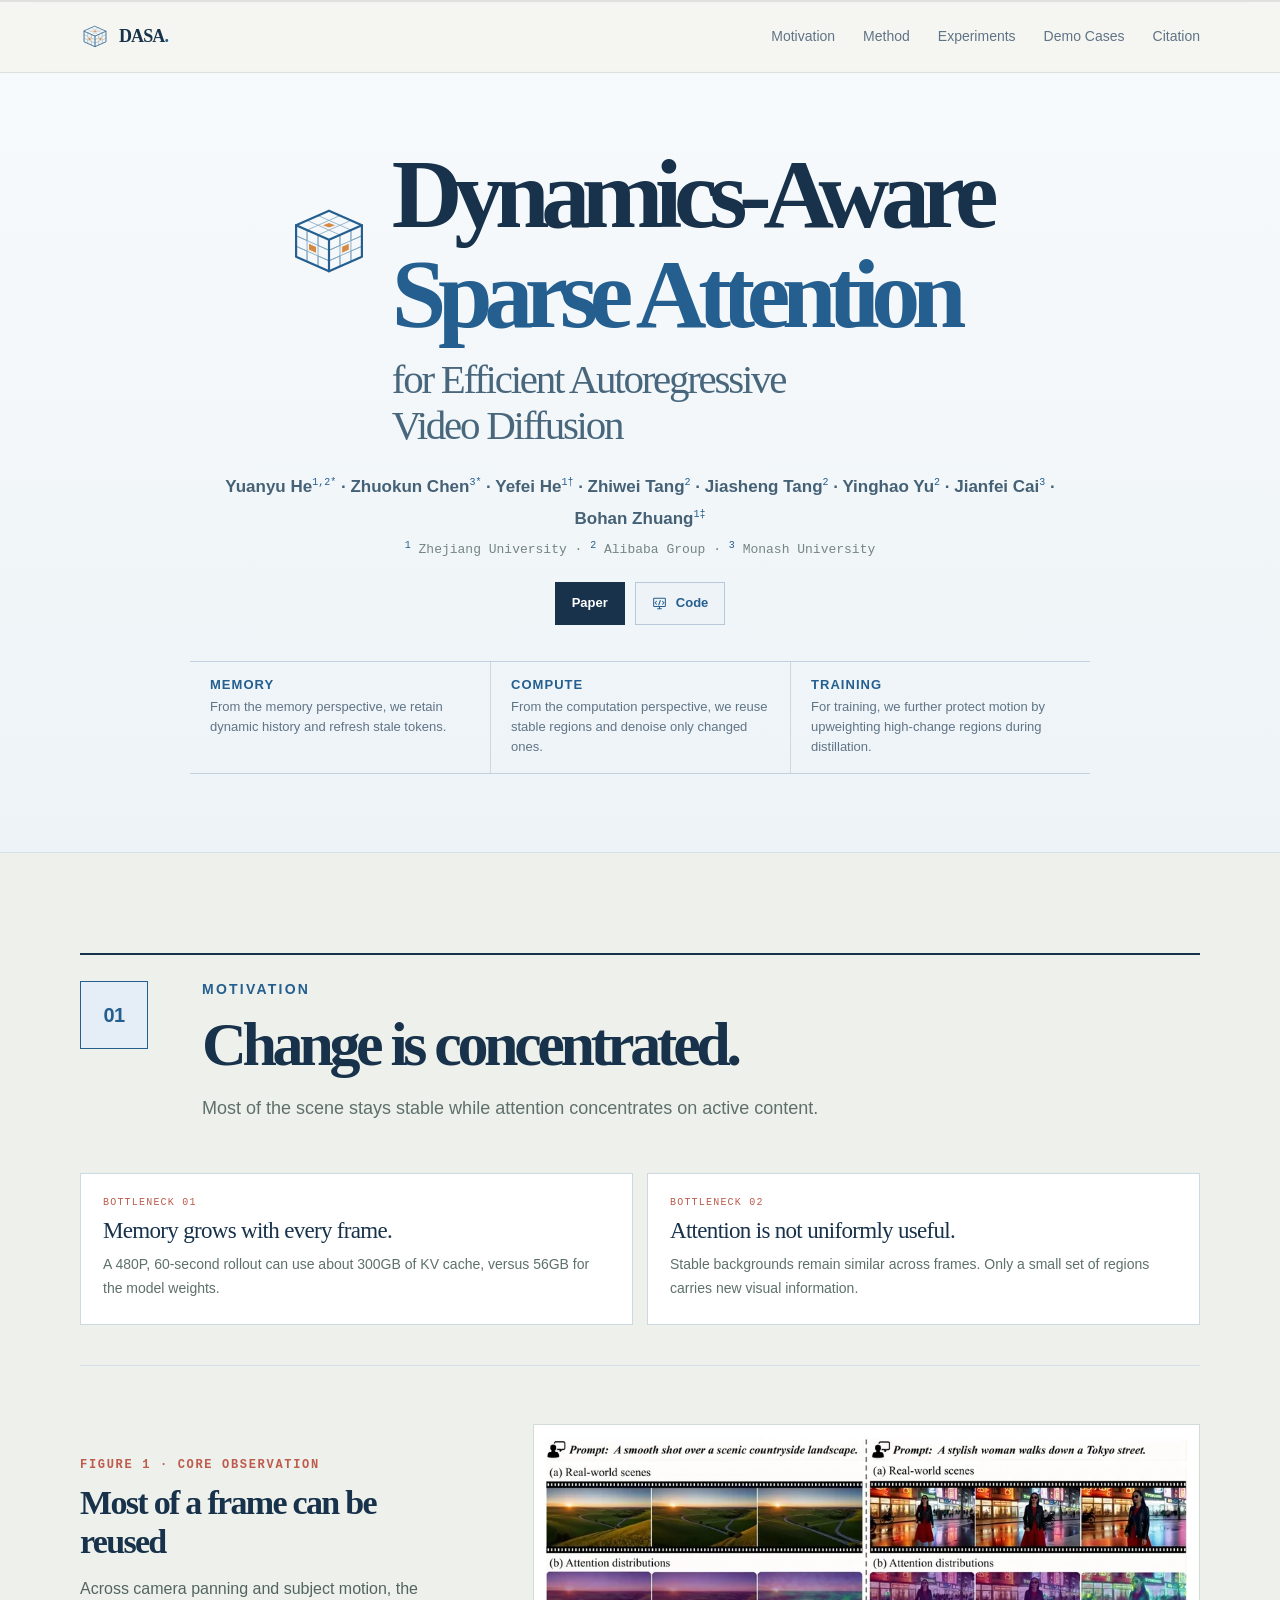
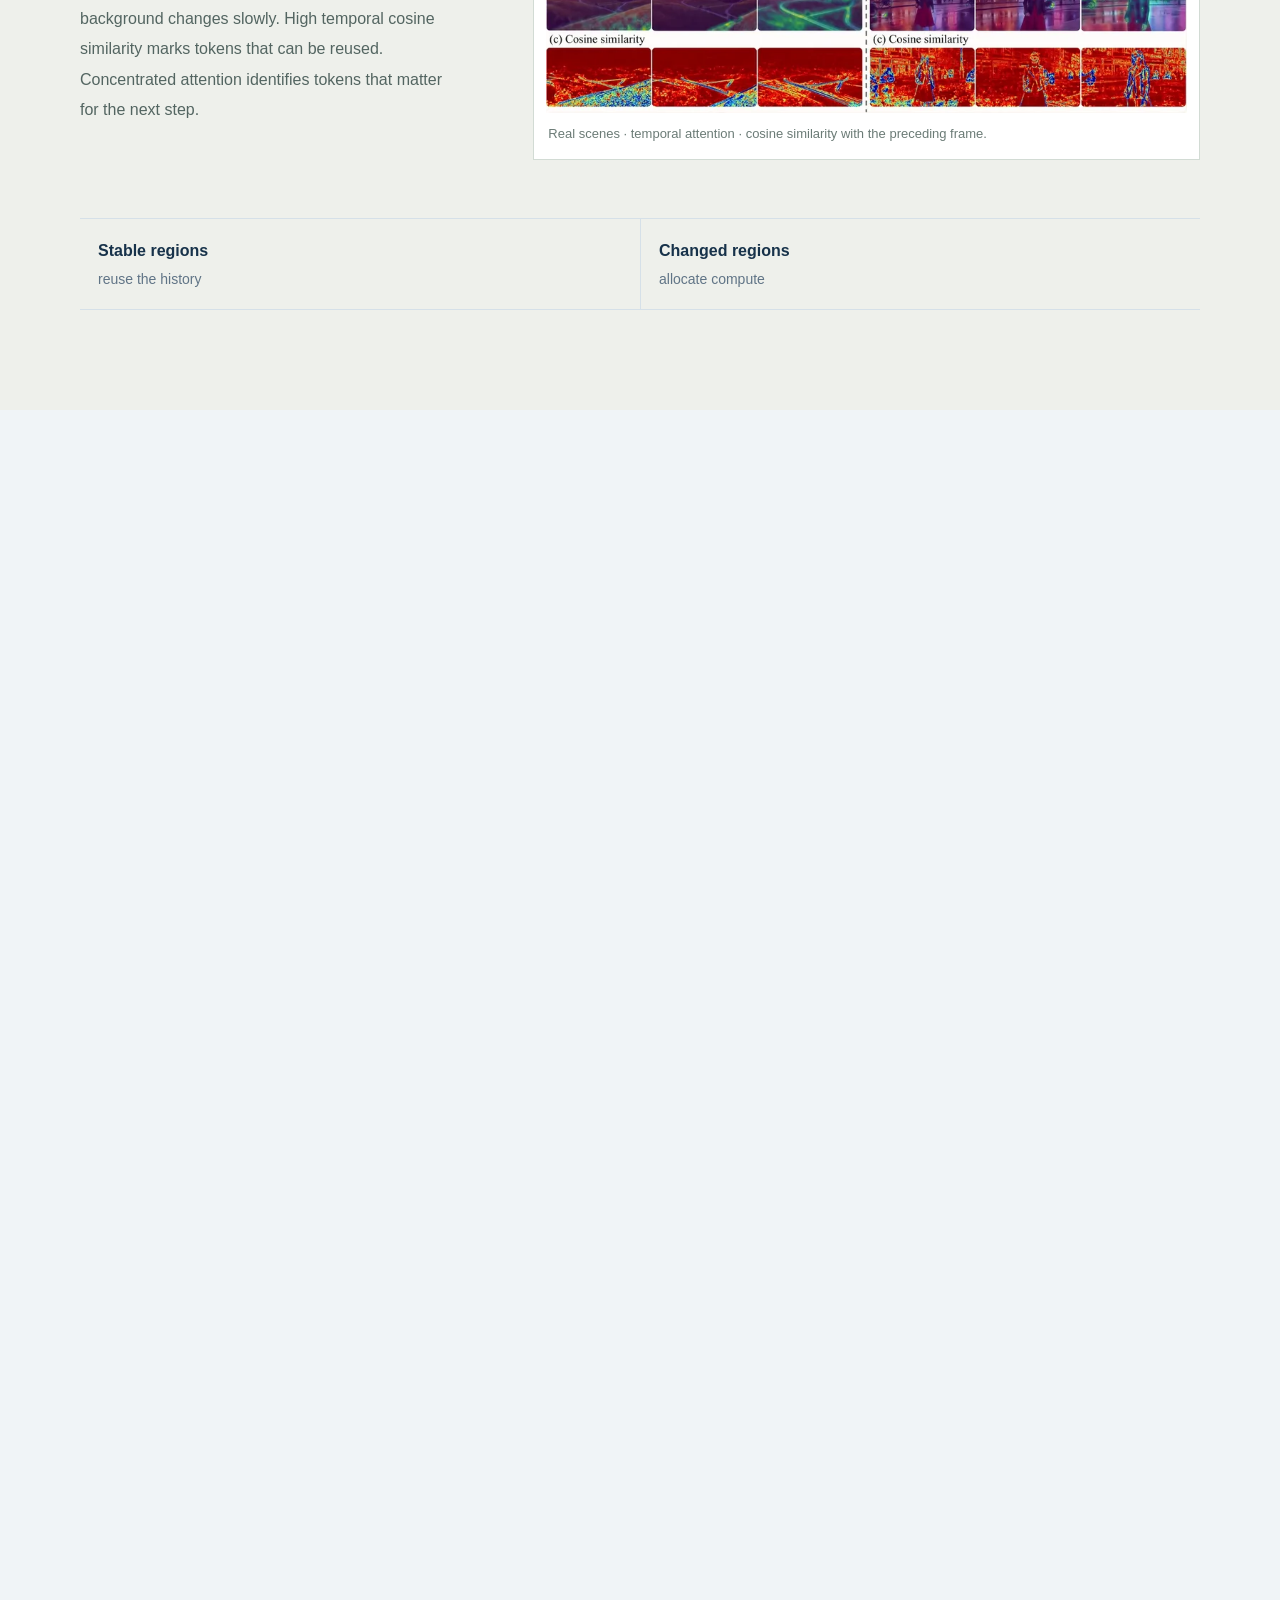
<file: docs/index.html>
<!doctype html>
<html lang="en">
<head>
  <meta charset="utf-8"><meta name="viewport" content="width=device-width, initial-scale=1">
  <meta name="theme-color" content="#f5f5f0"><meta name="description" content="DASA: Dynamics-Aware Sparse Attention for Efficient Autoregressive Video Diffusion.">
  <title>DASA: Dynamics-Aware Sparse Attention for Efficient Autoregressive Video Diffusion</title><link rel="icon" type="image/svg+xml" href="assets/favicon.svg"><link rel="stylesheet" href="styles.css"><script defer src="script.js"></script>
</head>
<body>
<div class="reading-progress" aria-hidden="true"><span id="progress-bar"></span></div>
<header class="site-header"><div class="nav-wrap"><a class="brand" href="#top" aria-label="DASA home"><svg class="brand-mark" viewBox="0 0 32 24" aria-hidden="true"><rect x="1.5" y="2" width="18" height="18" rx="2.5"></rect><circle cx="6" cy="7" r="1.2"></circle><circle cx="11" cy="7" r="1.2"></circle><circle cx="16" cy="7" r="1.2"></circle><circle cx="6" cy="12" r="1.2"></circle><circle cx="11" cy="12" r="1.2"></circle><circle cx="16" cy="12" r="1.2"></circle><circle cx="6" cy="17" r="1.2"></circle><circle cx="11" cy="17" r="1.2"></circle><path class="brand-motion" d="M14 18.5C19 20 20 7 29 5"></path><path class="brand-arrow" d="m25.5 5 3.5 0 0 3.5"></path></svg><span>DASA<span class="accent">.</span></span></a><nav class="nav-links" id="nav-links" aria-label="Project sections"><a href="#motivation">Motivation</a><a href="#method">Method</a><a href="#experiments">Experiments</a><a href="#demo-cases">Demo Cases</a><a href="#citation">Citation</a></nav><button class="nav-toggle" id="nav-toggle" type="button" aria-label="Open navigation" aria-controls="nav-links" aria-expanded="false"><span></span><span></span></button></div></header>
<main id="top">

<section class="hero"><div class="container"><div class="hero-copy reveal"><div class="hero-title-lockup"><img class="hero-method-icon" src="assets/logo.svg" alt="" aria-hidden="true"><h1><span class="title-main">Dynamics-Aware<br><em>Sparse Attention</em></span><span class="title-tail">for Efficient Autoregressive<br>Video Diffusion</span></h1></div><p class="hero-authors">Yuanyu He<sup>1,2*</sup> · Zhuokun Chen<sup>3*</sup> · Yefei He<sup>1†</sup> · Zhiwei Tang<sup>2</sup> · Jiasheng Tang<sup>2</sup> · Yinghao Yu<sup>2</sup> · Jianfei Cai<sup>3</sup> · Bohan Zhuang<sup>1‡</sup></p><p class="hero-affiliations"><sup>1</sup> Zhejiang University · <sup>2</sup> Alibaba Group · <sup>3</sup> Monash University</p><div class="hero-actions"><a class="button button-dark" href="https://arxiv.org/abs/2610.26262" target="_blank" rel="noopener">Paper</a><a class="button button-code" href="https://github.com/Yuanyu0/DASA" target="_blank" rel="noopener" aria-label="View DASA code"><svg class="code-icon" viewBox="0 0 20 20" aria-hidden="true"><rect x="2.2" y="3" width="15.6" height="11" rx="1"></rect><path d="M7.5 17h5M10 14v3M6 7l-2 2 2 2m8-4 2 2-2 2m-3-5-2 6"></path></svg> Code</a></div><div class="hero-facts" aria-label="DASA at a glance"><div><strong>Memory</strong><span>From the memory perspective, we retain dynamic history and refresh stale tokens.</span></div><div><strong>Compute</strong><span>From the computation perspective, we reuse stable regions and denoise only changed ones.</span></div><div><strong>Training</strong><span>For training, we further protect motion by upweighting high-change regions during distillation.</span></div></div></div></div></section>
<section class="section motivation" id="motivation"><div class="container"><div class="section-intro reveal"><span class="section-number">01</span><div><p class="section-kicker">Motivation</p><h2>Change is concentrated.</h2><p>Most of the scene stays stable while attention concentrates on active content.</p></div></div><div class="problem-grid reveal"><article><p class="problem-index">BOTTLENECK 01</p><h3>Memory grows with every frame.</h3><p>A 480P, 60-second rollout can use about 300GB of KV cache, versus 56GB for the model weights.</p></article><article><p class="problem-index">BOTTLENECK 02</p><h3>Attention is not uniformly useful.</h3><p>Stable backgrounds remain similar across frames. Only a small set of regions carries new visual information.</p></article></div><article class="feature-slide reveal"><div class="feature-copy"><p class="figure-label">FIGURE 1 · CORE OBSERVATION</p><h3>Most of a frame can be reused</h3><p>Across camera panning and subject motion, the background changes slowly. High temporal cosine similarity marks tokens that can be reused. Concentrated attention identifies tokens that matter for the next step.</p></div><figure class="paper-figure"><button class="gallery-trigger" data-figure-src="assets/figure-01.webp" data-figure-title="Figure 1 · Spatiotemporal dynamics" data-figure-alt="Real scenes, attention distributions, and cosine similarity for camera panning and subject motion." aria-label="Open Figure 1"><img src="assets/thumbs/figure-01.webp" alt="Spatiotemporal dynamics across camera panning and subject motion." loading="lazy" decoding="async"><span class="open-label">Open figure ↗</span></button><figcaption>Real scenes · temporal attention · cosine similarity with the preceding frame.</figcaption></figure></article><div class="takeaways reveal"><div><strong>Stable regions</strong><span>reuse the history</span></div><div><strong>Changed regions</strong><span>allocate compute</span></div></div></div></section>

<section class="section method" id="method"><div class="container"><div class="section-intro reveal"><span class="section-number">02</span><div><p class="section-kicker">Method</p><h2>One observation.<br>Three mechanisms.</h2><p>DASA turns the observation into a unified design for memory, computation, and training.</p></div></div><div class="method-list"><article class="method-row reveal"><div class="method-copy"><p class="figure-label">01 · MEMORY</p><h3>Keep dynamic history, refresh the rest</h3><p>Historical KV tokens are pruned by layer-wise cosine similarity. The last frame of the previous chunk is kept as an anchor, and a static token is refreshed when its age reaches <strong>τ</strong>.</p></div><figure class="paper-figure"><button class="gallery-trigger" data-figure-src="assets/figure-02.webp" data-figure-title="Figure 2 · DASA framework" data-figure-alt="DASA architecture with storage management, reference frame, and computation optimization." aria-label="Open Figure 2"><img src="assets/thumbs/figure-02.webp" alt="DASA storage and computation framework." loading="lazy" decoding="async"><span class="open-label">Open figure ↗</span></button><figcaption>Layer-wise retention + static-token refresh.</figcaption></figure></article><article class="method-row reverse reveal"><div class="method-copy"><p class="figure-label">02 · COMPUTATION</p><h3>Skip redundant denoising</h3><p>Local <strong>w × w</strong> alignment compares the current chunk to the reference frame. Tokens with similarity <strong>≥ γ</strong> exit early and reuse aligned features. Only dynamic regions continue through denoising.</p></div><figure class="paper-figure"><button class="gallery-trigger" data-figure-src="assets/figure-04.webp" data-figure-title="Figure 4 · Threshold ablations" data-figure-alt="Ablations of early-exit threshold gamma and maximum token age threshold tau." aria-label="Open Figure 4"><img src="assets/thumbs/figure-04.webp" alt="DASA threshold ablations." loading="lazy" decoding="async"><span class="open-label">Open figure ↗</span></button><figcaption>Selected operating point: γ = 0.92, τ = 4.</figcaption></figure></article><article class="method-row reveal"><div class="method-copy"><p class="figure-label">03 · DISTILLATION</p><h3>Do not train away motion</h3><p>Static reuse can create a motion-lagging shortcut. DASA weights the DMD loss by <strong>W = 1 + α · max(0, 1 − sim)</strong>, amplifying errors in high-motion regions.</p></div><figure class="paper-figure"><button class="gallery-trigger" data-figure-src="assets/figure-03.webp" data-figure-title="Figure 3 · Dynamics-guided distillation" data-figure-alt="Dynamics-guided distillation with a spatially varying motion weight." aria-label="Open Figure 3"><img src="assets/thumbs/figure-03.webp" alt="Dynamics-guided distillation diagram." loading="lazy" decoding="async"><span class="open-label">Open figure ↗</span></button><figcaption>Motion-aware weighting preserves natural dynamics.</figcaption></figure></article></div></div></section>

<section class="section experiments" id="experiments"><div class="container"><div class="section-intro reveal"><span class="section-number">03</span><div><p class="section-kicker">Experiments</p><h2>Faster generation,<br>competitive fidelity.</h2><p>Evaluation uses VBench Extended: 946 prompts, five samples per prompt, and 16 quality dimensions. Throughput is measured on H100 GPUs.</p></div></div><div class="metric-line reveal"><div><strong>1.45×</strong><span>30-second video</span></div><div><strong>1.73×</strong><span>720P LongLive</span></div><div><strong>2.16×</strong><span>1080P LongLive</span></div><div><strong>27.58 FPS</strong><span>with adaptation</span></div></div><div class="results-table-block reveal"><div class="table-title"><div><p class="figure-label">TABLE 1 · SHORT VIDEO GENERATION</p><h3>5-second generation on VBench</h3></div><span>Higher is better ↑</span></div><div class="table-scroll" role="region" aria-label="Short video generation results" tabindex="0"><table><thead><tr><th>Backbone</th><th>Method</th><th>FPS ↑</th><th>Speedup ↑</th><th>Quality ↑</th><th>Semantic ↑</th><th>Total ↑</th></tr></thead><tbody><tr><td rowspan="5">Self Forcing<br><small>1.3B</small></td><td>Baseline</td><td>18.42</td><td>1.00×</td><td>84.97</td><td>81.06</td><td>84.19</td></tr><tr><td>TeaCache</td><td>21.69</td><td>1.18×</td><td>84.22</td><td>80.47</td><td>83.47</td></tr><tr><td>Dummy Forcing</td><td>25.19</td><td>1.37×</td><td>84.47</td><td>81.08</td><td>83.79</td></tr><tr class="ours"><td>DASA</td><td>26.21</td><td>1.42×</td><td>84.57</td><td>80.79</td><td>83.81</td></tr><tr class="ours"><td>DASA + adaptation</td><td>27.58</td><td>1.50×</td><td>84.64</td><td>81.32</td><td>83.98</td></tr><tr class="group-divider"><td rowspan="5">LongLive<br><small>1.3B</small></td><td>Baseline</td><td>18.30</td><td>1.00×</td><td>83.77</td><td>80.73</td><td>83.16</td></tr><tr><td>TeaCache</td><td>21.82</td><td>1.19×</td><td>83.10</td><td>80.73</td><td>82.63</td></tr><tr><td>Dummy Forcing</td><td>25.10</td><td>1.37×</td><td>83.16</td><td>80.99</td><td>82.73</td></tr><tr class="ours"><td>DASA</td><td>26.50</td><td>1.45×</td><td>83.18</td><td>80.87</td><td>82.72</td></tr><tr class="ours"><td>DASA + adaptation</td><td>27.91</td><td>1.53×</td><td>83.78</td><td>80.35</td><td>83.09</td></tr></tbody></table></div><p class="table-note">DASA with adaptation adds dynamics-guided distillation to the inference-time method.</p></div><details class="secondary-results reveal"><summary>Long-video and high-resolution results · Table 2</summary><div class="table-scroll" role="region" aria-label="Long video and high resolution results" tabindex="0"><table><thead><tr><th>Setting</th><th>Backbone</th><th>Baseline FPS</th><th>DASA FPS</th><th>Speedup</th><th>VBench Total</th></tr></thead><tbody><tr><td>30 seconds</td><td>Self Forcing</td><td>18.42</td><td>26.21</td><td>1.42×</td><td>83.37 → 83.20</td></tr><tr><td>30 seconds</td><td>LongLive</td><td>18.30</td><td>26.50</td><td>1.45×</td><td>83.05 → 82.83</td></tr><tr><td>720P</td><td>Self Forcing</td><td>5.92</td><td>10.10</td><td>1.71×</td><td>83.68 → 83.71</td></tr><tr><td>720P</td><td>LongLive</td><td>5.98</td><td>10.37</td><td>1.73×</td><td>83.31 → 83.01</td></tr><tr><td>1080P</td><td>Self Forcing</td><td>1.35</td><td>2.81</td><td>2.08×</td><td>83.18 → 82.79</td></tr><tr><td>1080P</td><td>LongLive</td><td>1.36</td><td>2.94</td><td>2.16×</td><td>81.78 → 81.63</td></tr></tbody></table></div></details></div></section>

<section class="section demo-cases" id="demo-cases"><div class="container"><div class="section-intro reveal"><span class="section-number">04</span><div><p class="section-kicker">Demo Cases</p><h2>Visual comparisons.</h2><p>Qualitative comparisons across resolutions show the original rollout, DASA, and DASA with adaptation.</p></div></div><div class="demo-grid reveal"><figure class="demo-figure"><button class="gallery-trigger" data-figure-src="assets/figure-09.webp" data-figure-title="Figure 9 · 480P" data-figure-alt="480P qualitative comparison for lava and cat-and-mouse scenes." aria-label="Open Figure 9"><img src="assets/thumbs/figure-09.webp" alt="480P qualitative comparisons." loading="lazy" decoding="async"><span class="open-label">Open figure ↗</span></button><figcaption><strong>480P</strong><span>Lava collapse · cat and mouse</span></figcaption></figure><figure class="demo-figure"><button class="gallery-trigger" data-figure-src="assets/figure-10-top2.webp" data-figure-title="Figure 10 · 720P" data-figure-alt="720P qualitative comparison for portrait and first-person flight scenes." aria-label="Open Figure 10"><img src="assets/thumbs/figure-10-top2.webp" alt="720P qualitative comparisons." loading="lazy" decoding="async"><span class="open-label">Open figure ↗</span></button><figcaption><strong>720P</strong><span>Portrait · FPV</span></figcaption></figure><figure class="demo-figure"><button class="gallery-trigger" data-figure-src="assets/figure-11-top2.webp" data-figure-title="Figure 11 · 1080P" data-figure-alt="1080P qualitative comparison for a horse in the Gobi Desert and a tsunami." aria-label="Open Figure 11"><img src="assets/thumbs/figure-11-top2.webp" alt="1080P qualitative comparisons." loading="lazy" decoding="async"><span class="open-label">Open figure ↗</span></button><figcaption><strong>1080P</strong><span>Gobi · tsunami</span></figcaption></figure></div><div class="demo-more-label"><strong>Additional prompt coverage</strong><span>Four more scenes show the same stable-background / active-region pattern.</span></div><div class="demo-grid demo-grid-secondary reveal"><figure class="demo-figure"><button class="gallery-trigger" data-figure-src="assets/figure-05.webp" data-figure-title="Figure 5 · Bird to fish" data-figure-alt="Qualitative comparison of a bird landing on water and turning into a fish." aria-label="Open Figure 5"><img src="assets/thumbs/figure-05.webp" alt="Bird landing on water and turning into a fish." loading="lazy" decoding="async"><span class="open-label">Open figure ↗</span></button><figcaption><strong>CASE 01</strong><span>Bird → fish</span></figcaption></figure><figure class="demo-figure"><button class="gallery-trigger" data-figure-src="assets/figure-06.webp" data-figure-title="Figure 6 · Girl on oak limb" data-figure-alt="Qualitative comparison of a girl sitting on a bent oak limb." aria-label="Open Figure 6"><img src="assets/thumbs/figure-06.webp" alt="Girl sitting on a bent oak limb." loading="lazy" decoding="async"><span class="open-label">Open figure ↗</span></button><figcaption><strong>CASE 02</strong><span>Oak limb</span></figcaption></figure><figure class="demo-figure"><button class="gallery-trigger" data-figure-src="assets/figure-07.webp" data-figure-title="Figure 7 · Bullet train" data-figure-alt="Qualitative comparison of a bullet train speeding through a rainforest." aria-label="Open Figure 7"><img src="assets/thumbs/figure-07.webp" alt="Bullet train speeding through a rainforest." loading="lazy" decoding="async"><span class="open-label">Open figure ↗</span></button><figcaption><strong>CASE 03</strong><span>Rainforest train</span></figcaption></figure><figure class="demo-figure"><button class="gallery-trigger" data-figure-src="assets/figure-08.webp" data-figure-title="Figure 8 · Sea creature" data-figure-alt="Qualitative comparison of a translucent blue-green sea creature." aria-label="Open Figure 8"><img src="assets/thumbs/figure-08.webp" alt="Translucent blue-green sea creature." loading="lazy" decoding="async"><span class="open-label">Open figure ↗</span></button><figcaption><strong>CASE 04</strong><span>Sea creature</span></figcaption></figure></div></div></section>

<section class="section citation" id="citation" aria-label="Citation"><div class="container citation-placeholder"><span class="section-number">05</span><p class="section-kicker">Citation</p><button class="citation-copy-button" id="copy-citation" type="button"><svg viewBox="0 0 20 20" aria-hidden="true"><rect x="6.5" y="5.5" width="10" height="12" rx="1.2"></rect><path d="M13.5 5.5V3.8a1 1 0 0 0-1-1h-9a1 1 0 0 0-1 1v11a1 1 0 0 0 1 1h2"></path></svg><span>Copy BibTeX</span></button><div class="citation-code-frame"><div class="citation-code-label"><span>BIBTEX</span><span>REFERENCE ENTRY</span></div><pre class="citation-slot" id="bibtex" aria-label="BibTeX citation"><span class="bib-type">@article</span>{<span class="bib-key">he2026dynamics</span>,
  <span class="bib-field">title</span>={<span class="bib-value">Dynamics-Aware Sparse Attention for Efficient Autoregressive Video Diffusion</span>},
  <span class="bib-field">author</span>={<span class="bib-value">He, Yuanyu and Chen, Zhuokun and He, Yefei and Tang, Zhiwei and Tang, Jiasheng and Yu, Yinghao and Cai, Jianfei and Zhuang, Bohan</span>},
  <span class="bib-field">journal</span>={<span class="bib-value">arXiv preprint arXiv:2610.26262</span>},
  <span class="bib-field">year</span>={<span class="bib-value">2026</span>}
}</pre></div><p class="citation-copy-status" id="citation-copy-status" aria-live="polite"></p></div></section>
</main>
<footer class="site-footer"><div class="container"><span class="footer-title">DASA: Dynamics-Aware <em>Sparse Attention</em> for Efficient Autoregressive Video Diffusion</span><a href="#top">Back to top ↑</a></div></footer>
<dialog class="figure-dialog" id="figure-dialog" aria-label="Expanded research figure"><div class="dialog-bar"><span id="figure-dialog-title">DASA / RESEARCH FIGURE</span><button id="figure-close" type="button" aria-label="Close figure">Close <b>×</b></button></div><img alt="Expanded research figure" id="figure-dialog-image"></dialog>
</body></html>
</file>
<file: docs/styles.css>
:root{--paper:#f5f5f0;--surface:#fffefa;--ink:#17262b;--muted:#657472;--line:#d6ddd7;--deep:#12232b;--mint:#4f9d87;--mint-soft:#dcebe4;--coral:#e89072;--sans:-apple-system,BlinkMacSystemFont,"Segoe UI",Roboto,Arial,sans-serif;--mono:ui-monospace,SFMono-Regular,Menlo,Consolas,monospace;--display:Georgia,"Times New Roman",serif;--max:1120px}
*{box-sizing:border-box}html{scroll-behavior:smooth;scroll-padding-top:76px}body{margin:0;background:var(--paper);color:var(--ink);font:16px/1.75 var(--sans);-webkit-font-smoothing:antialiased}a{color:inherit;text-decoration:none}button{font:inherit}.container{width:min(calc(100% - 48px),var(--max));margin-inline:auto}.reading-progress{position:fixed;z-index:30;inset:0 0 auto;height:2px;background:#17262b18}.reading-progress span{display:block;width:0;height:100%;background:var(--mint);transition:width .1s}.site-header{position:sticky;z-index:20;top:0;border-bottom:1px solid #d5ddd7cc;background:#f5f5f0e8;backdrop-filter:blur(14px)}.nav-wrap{width:min(calc(100% - 48px),var(--max));min-height:72px;margin:auto;display:flex;align-items:center;gap:28px}.brand{display:flex;align-items:center;gap:10px;font:700 18px var(--display);letter-spacing:-.05em;white-space:nowrap}.accent{color:var(--mint)}.brand-mark{display:flex;align-items:flex-end;gap:3px;width:19px;height:22px;transform:skewY(-24deg)}.brand-mark i{width:4px;height:8px;border:1px solid var(--mint)}.brand-mark i:nth-child(2){height:15px}.brand-mark i:nth-child(3){height:22px}.nav-links{display:flex;align-items:center;gap:28px;margin-left:auto;color:var(--muted);font:12px var(--sans)}.nav-links a:hover{color:var(--mint)}.paper-link{padding:8px 12px;border:1px solid #aebbb4;border-radius:2px;color:var(--ink);font-size:12px}.paper-link span{margin-left:8px;color:var(--mint)}.nav-toggle{display:none}
.hero{padding:82px 0 96px;background:linear-gradient(180deg,#f5f5f0,#edf1eb);border-bottom:1px solid var(--line)}.hero-grid{display:grid;grid-template-columns:minmax(0,.92fr) minmax(420px,1.08fr);gap:9%;align-items:center}.kicker,.section-kicker{margin:0 0 17px;color:var(--mint);font:11px var(--mono);letter-spacing:.12em;text-transform:uppercase}.dot{display:inline-block;width:7px;height:7px;border-radius:50%;background:var(--mint);margin-right:8px;vertical-align:1px}.hero h1{margin:0;font:650 clamp(44px,6.3vw,76px)/1.02 var(--display);letter-spacing:-.075em}.hero h1 em{color:var(--mint);font-style:normal}.hero-subtitle{max-width:480px;margin:24px 0 18px;font:600 20px/1.4 var(--display);letter-spacing:-.03em}.hero-authors{max-width:570px;margin:0;color:#40534f;font-size:13px;line-height:1.8}.hero-authors sup,.hero-affiliations sup{color:var(--mint);font:10px var(--mono)}.hero-affiliations{margin:5px 0 0;color:#758681;font:11px var(--mono)}.hero-actions{display:flex;flex-wrap:wrap;gap:10px;margin-top:27px}.button{display:inline-flex;align-items:center;gap:9px;min-height:43px;padding:0 16px;border:1px solid #b6c2bb;font-size:13px;font-weight:600;transition:transform .2s,background .2s}.button:hover{transform:translateY(-2px)}.button-dark{border-color:var(--deep);background:var(--deep);color:#fff}.button-light{border-color:var(--mint);background:var(--mint-soft);color:#1c5144}.icon{font:16px var(--mono)}.hero-diagram{padding:17px 17px 12px;border:1px solid #b2c5bc;background:#14272f;color:#b5c9c0;box-shadow:0 20px 42px #1f413016}.diagram-head{display:flex;justify-content:space-between;font:9px var(--mono);letter-spacing:.11em}.hero-diagram svg{display:block;width:100%;height:auto;margin:10px 0 5px}.diagram-caption{display:flex;justify-content:space-between;gap:14px;padding-top:9px;border-top:1px solid #a5c1b724;color:#91aaa2;font:9px var(--mono)}.mint-dot,.coral-dot{display:inline-block;width:7px;height:7px;border-radius:50%;background:#8edac3;margin-right:6px}.coral-dot{background:#f1a487}
.section{padding:100px 0}.section:nth-of-type(even){background:#eef0eb}.section-intro{display:grid;grid-template-columns:72px minmax(0,720px);gap:23px;align-items:start;margin-bottom:56px}.section-number{padding-top:6px;color:var(--mint);font:12px var(--mono)}.section-intro h2{margin:0 0 14px;font:600 clamp(36px,4.7vw,58px)/1.06 var(--display);letter-spacing:-.07em}.section-intro p:not(.section-kicker){max-width:700px;margin:0;color:#5f706c;font-size:17px;line-height:1.75}.feature-slide,.method-row{display:grid;grid-template-columns:minmax(250px,.72fr) minmax(0,1.28fr);gap:7%;align-items:center;padding:58px 0;border-top:1px solid var(--line)}.method-row.reverse .method-copy{order:2}.method-row.reverse .paper-figure{order:1}.feature-copy,.method-copy{max-width:430px}.figure-label{margin:0 0 11px;color:var(--mint);font:10px var(--mono);letter-spacing:.11em}.feature-copy h3,.method-copy h3{margin:0 0 12px;font:650 clamp(24px,3vw,34px)/1.16 var(--display);letter-spacing:-.05em}.feature-copy p:not(.figure-label),.method-copy p:not(.figure-label){margin:0;color:#536561;font-size:16px;line-height:1.9}.feature-copy strong,.method-copy strong{color:#287263}.paper-figure{min-width:0;margin:0;padding:12px;border:1px solid #d2dbd4;background:var(--surface)}.gallery-trigger{position:relative;display:block;width:100%;padding:0;border:0;background:#fff;cursor:zoom-in}.gallery-trigger img{display:block;width:100%;height:auto;max-height:570px;object-fit:contain}.open-label{position:absolute;right:11px;bottom:10px;padding:5px 8px;background:#12232be8;color:#edf5ef;font:9px var(--mono);letter-spacing:.08em;opacity:0;transition:opacity .2s}.gallery-trigger:hover .open-label,.gallery-trigger:focus-visible .open-label{opacity:1}.paper-figure figcaption{padding:10px 2px 1px;color:#6b7b76;font-size:12px}.takeaways,.metric-line{display:grid;grid-template-columns:repeat(3,1fr);border-block:1px solid var(--line)}.takeaways>div{display:flex;flex-direction:column;gap:2px;padding:18px}.takeaways>div+div,.metric-line>div+div{border-left:1px solid var(--line)}.takeaways strong{font-size:14px}.takeaways span{color:#73837e;font-size:12px}.method{background:#eef0eb}.method-list{margin-top:0}.experiments{background:var(--deep);color:#edf4ef}.experiments .section-intro p:not(.section-kicker){color:#a9bbb5}.experiments .section-number,.experiments .section-kicker{color:#8bd5be}.experiments .section-intro h2{color:#f1f5ef}.metric-line{margin:0 0 48px;border-color:#ffffff2d;grid-template-columns:repeat(4,1fr)}.metric-line>div{padding:19px}.metric-line strong{display:block;color:#8edac3;font:650 31px/1 var(--display);letter-spacing:-.06em}.metric-line span{display:block;margin-top:7px;color:#a1b2ad;font-size:13px}.results-table-block{padding:27px;background:#f4f4ef;color:var(--ink)}.table-title{display:flex;justify-content:space-between;align-items:end;gap:20px;margin-bottom:17px}.table-title h3{margin:3px 0 0;font:650 22px var(--display)}.table-title>span{color:#667671;font:10px var(--mono)}.table-scroll{overflow-x:auto}table{width:100%;min-width:720px;border-collapse:collapse;font-size:13px;font-variant-numeric:tabular-nums}th,td{padding:11px 10px;border-bottom:1px solid #d9ded8;text-align:right;white-space:nowrap}th{color:#70807b;font:10px var(--mono)}th:first-child,td:first-child,th:nth-child(2),td:nth-child(2){text-align:left}td:first-child{font-weight:600;color:#53635e}td small{color:#84918d;font-size:10px;font-weight:400}.ours{background:#e0eee7}.ours td:first-child,.ours td:nth-child(2){color:#287263;font-weight:700}.group-divider td{border-top:1px solid #b8c5be}.table-note{margin:13px 0 0;color:#73827e;font-size:12px}.secondary-results{margin-top:17px}.secondary-results summary{padding:15px 2px;border-block:1px solid #ffffff36;color:#eaf3ed;cursor:pointer;font-size:14px;font-weight:600;list-style:none}.secondary-results summary::-webkit-details-marker{display:none}.secondary-results summary:after{float:right;content:'+';color:#8edac3;font-size:20px;font-weight:400}.secondary-results[open] summary:after{content:'−'}.secondary-results .table-scroll{margin-top:12px;padding:18px;background:#f4f4ef;color:var(--ink)}.demo-cases{background:#f1f2ed}.demo-grid{display:grid;grid-template-columns:repeat(3,1fr);gap:16px}.demo-figure{margin:0;padding:10px;border:1px solid #d5ddd6;background:var(--surface)}.demo-figure figcaption{display:flex;justify-content:space-between;gap:10px;padding:10px 2px 0;color:#5f716c;font-size:12px}.demo-figure figcaption strong{color:var(--mint);font:11px var(--mono)}.citation{padding-bottom:110px}.citation-inner{display:grid;grid-template-columns:.65fr 1.35fr;gap:10%;align-items:start}.citation-inner .section-intro{display:flex;gap:20px;margin:0}.citation-box{position:relative;border:1px solid #cbd5ce;background:#14272f;color:#d8e8df}.citation-box button{position:absolute;right:13px;top:13px;border:1px solid #7fa69a;background:transparent;color:#d8e8df;padding:7px 10px;font-size:11px;cursor:pointer}.citation-box pre{margin:0;padding:25px 24px 22px;overflow:auto;font:12px/1.7 var(--mono)}.copy-status{min-height:25px;margin:0;padding:0 24px 12px;color:#8edac3;font-size:12px}.site-footer{border-top:1px solid var(--line);background:#f5f5f0}.site-footer .container{display:flex;justify-content:space-between;gap:20px;padding:24px 0;color:#71817b;font:11px var(--mono)}.site-footer a{color:var(--mint)}.figure-dialog{width:min(95vw,1450px);max-height:95vh;padding:0;border:1px solid #91a9a0;background:#fafaf5;box-shadow:0 24px 90px #0008}.figure-dialog::backdrop{background:#0b1820d9;backdrop-filter:blur(4px)}.figure-dialog[open]{display:flex;flex-direction:column}.dialog-bar{display:flex;justify-content:space-between;padding:11px 16px;border-bottom:1px solid #d6ddd7;color:#4f7f70;font:10px var(--mono)}.dialog-bar button{border:0;background:transparent;color:var(--ink);cursor:pointer;font-size:11px}.figure-dialog img{display:block;width:100%;height:auto;max-height:calc(95vh - 48px);object-fit:contain;padding:9px}
.reveal{opacity:0;transform:translateY(18px);transition:opacity .7s ease,transform .7s ease}.reveal.is-visible{opacity:1;transform:none}.method-row:nth-child(2){transition-delay:.08s}.method-row:nth-child(3){transition-delay:.16s}
@media(max-width:900px){.hero-grid{grid-template-columns:1fr;gap:40px}.hero-copy{max-width:700px}.hero-diagram{max-width:700px}.feature-slide,.method-row{grid-template-columns:minmax(220px,.8fr) minmax(0,1.2fr);gap:5%}.demo-grid{gap:10px}.citation-inner{gap:6%}}
@media(max-width:650px){.container,.nav-wrap{width:calc(100% - 36px)}.site-header{position:sticky}.nav-wrap{min-height:62px;gap:10px}.nav-links{display:none;position:absolute;top:61px;left:0;right:0;flex-direction:column;gap:0;padding:9px 18px 14px;background:#f5f5f0;border-bottom:1px solid var(--line)}.nav-links.is-open{display:flex}.nav-links a{padding:10px 0;border-bottom:1px solid var(--line);font-size:14px}.nav-toggle{display:flex;flex-direction:column;justify-content:center;gap:5px;margin-left:auto;width:35px;height:35px;border:1px solid #b7c4bc;background:transparent}.nav-toggle span{width:15px;height:1px;background:var(--ink)}.paper-link{font-size:11px;padding:7px 9px}.hero{padding:58px 0 62px}.hero-grid{gap:32px}.hero h1{font-size:47px}.hero-subtitle{font-size:18px}.hero-authors{font-size:12px}.hero-affiliations{font-size:9px}.hero-actions{margin-top:22px}.hero-diagram{padding:10px}.diagram-caption{font-size:8px}.section{padding:68px 0}.section-intro{grid-template-columns:42px 1fr;gap:12px;margin-bottom:34px}.section-intro h2{font-size:39px}.section-intro p:not(.section-kicker){font-size:15px}.feature-slide,.method-row{grid-template-columns:1fr;gap:23px;padding:39px 0}.method-row.reverse .method-copy,.method-row.reverse .paper-figure{order:initial}.feature-copy,.method-copy{max-width:none}.feature-copy h3,.method-copy h3{font-size:27px}.feature-copy p:not(.figure-label),.method-copy p:not(.figure-label){font-size:15px}.paper-figure{padding:8px}.open-label{opacity:1;font-size:8px}.takeaways{grid-template-columns:1fr}.takeaways>div+div{border-left:0;border-top:1px solid var(--line)}.metric-line{grid-template-columns:1fr 1fr;margin-bottom:30px}.metric-line>div{padding:14px}.metric-line>div:nth-child(3){border-left:0;border-top:1px solid #ffffff2d}.metric-line>div:nth-child(4){border-top:1px solid #ffffff2d}.metric-line strong{font-size:25px}.metric-line span{font-size:12px}.results-table-block{padding:16px 12px}.table-title{align-items:start;flex-direction:column;gap:6px}.table-title h3{font-size:19px}.table-scroll table{font-size:12px}.demo-grid{grid-template-columns:1fr;gap:13px}.demo-figure figcaption{font-size:13px}.citation-inner{grid-template-columns:1fr;gap:30px}.citation-box pre{font-size:11px;padding:19px 15px}.citation-box button{font-size:10px;top:10px;right:10px}.site-footer .container{padding:18px 0}.site-footer{font-size:10px}.figure-dialog img{padding:5px}}
@media(prefers-reduced-motion:reduce){html{scroll-behavior:auto}*,*::before,*::after{animation-duration:.01ms!important;transition-duration:.01ms!important}.reveal{opacity:1;transform:none}}
.hero>.container{display:block}.hero-copy{max-width:760px}.results-table-block{overflow:hidden}.table-scroll{max-width:100%}
.citation-box{min-width:0;max-width:100%;overflow:hidden}.citation-box pre{white-space:pre-wrap;overflow-wrap:anywhere}
.citation-inner{display:block}.citation-inner>.section-intro{display:flex;align-items:baseline;gap:22px;margin:0 0 24px}.citation-inner>.section-intro h2{margin-bottom:0}.citation-box{width:100%}
.paper-abstract{padding:70px 0;background:#eef3f0;border-bottom:1px solid var(--line)}.abstract-grid{display:grid;grid-template-columns:160px minmax(0,760px);gap:28px;align-items:start}.abstract-grid h2{margin:0 0 12px;font:500 clamp(31px,4vw,48px)/1.08 var(--display);letter-spacing:-.04em}.abstract-grid p:not(.section-kicker){margin:0;max-width:760px;color:#53645f;font-size:17px;line-height:1.85}.abstract-points{display:grid;grid-template-columns:repeat(3,1fr);gap:0;margin-top:25px;border-top:1px solid #c9d5ce;border-bottom:1px solid #c9d5ce}.abstract-points span{padding:14px 16px 14px 0;color:#63746d;font-size:13px;line-height:1.55}.abstract-points span+span{padding-left:16px;border-left:1px solid #d0dad4}.abstract-points b{display:block;margin-bottom:3px;color:var(--mint);font:10px var(--mono);letter-spacing:.08em;text-transform:uppercase}.problem-grid{display:grid;grid-template-columns:repeat(2,1fr);gap:18px;margin:0 0 42px}.problem-grid article{padding:26px 27px;border:1px solid #d2ddd6;background:#fbfcf9}.problem-index{margin:0 0 9px;color:var(--coral);font:10px var(--mono);letter-spacing:.12em}.problem-grid h3{margin:0 0 9px;font:500 25px/1.18 var(--display);letter-spacing:-.03em}.problem-grid p:not(.problem-index){margin:0;color:#5e706a;font-size:14px;line-height:1.8}
@media(max-width:650px){.paper-abstract{padding:52px 0}.abstract-grid{grid-template-columns:1fr;gap:10px}.abstract-grid p:not(.section-kicker){font-size:15px}.abstract-points{grid-template-columns:1fr}.abstract-points span+span{padding-left:0;border-left:0;border-top:1px solid #d0dad4}.problem-grid{grid-template-columns:1fr;gap:12px;margin-bottom:31px}.problem-grid article{padding:21px}.problem-grid h3{font-size:23px}}
/* Academic blue system with restrained warm accents. */
:root{--paper:#f6f8fa;--surface:#fff;--ink:#17324a;--muted:#607486;--line:#d5e0e8;--deep:#eaf1f6;--mint:#245f8f;--mint-soft:#e5eef6;--coral:#bd5b4d;--orange:#d58a43}
.hero{background:linear-gradient(180deg,#f7fafc,#edf3f7);padding:92px 0 104px}.hero>.container{display:block}.hero-copy{max-width:950px;margin:auto;text-align:center}.hero h1{font-size:clamp(52px,7.4vw,94px);letter-spacing:-.085em}.hero-subtitle{max-width:680px;margin:28px auto 20px;font-size:22px;color:#2a4b65}.hero-authors{max-width:850px;margin-inline:auto;color:#456176;font-size:15px;line-height:1.9}.hero-affiliations{font-size:12px}.hero-actions{justify-content:center}.hero h1 em{color:var(--mint)}.hero .kicker{color:var(--mint)}.button-dark{background:var(--ink);border-color:var(--ink)}.button-light{background:#e7eef5;border-color:#86a9c4;color:#1e5a86}.section-kicker,.figure-label{color:var(--coral)}.section-number{color:var(--mint)}.method{background:#f0f4f7}.experiments{background:var(--deep);color:var(--ink)}.experiments .section-intro h2{color:var(--ink)}.experiments .section-intro p:not(.section-kicker){color:#526d80}.experiments .section-number,.experiments .section-kicker{color:var(--mint)}.metric-line{border-color:#bed0dc}.metric-line>div+div{border-color:#cbd9e3}.metric-line strong{color:var(--mint)}.metric-line span{color:#607486}.results-table-block{border:1px solid #cbd9e3;box-shadow:0 10px 30px #244b6510}.ours{background:#f7e8e5}.ours td:first-child,.ours td:nth-child(2){color:#a44f45}.secondary-results summary{border-color:#afc3d2;color:var(--ink)}.secondary-results summary:after{color:var(--orange)}.demo-cases{background:#f6f8fa}.demo-figure figcaption strong{color:var(--coral)}.takeaways strong{color:var(--ink)}.takeaways span{color:#607486}.citation-box{background:#17324a;border-color:#7193aa}.citation-box button{border-color:#a4c2d5}.copy-status{color:#9fc2d8}.site-footer{background:#f6f8fa;border-color:var(--line)}.site-footer a{color:var(--mint)}
@media(min-width:901px){.hero h1{max-width:none}.hero-authors{font-size:16px}.hero-affiliations{font-size:12px}}
@media(max-width:650px){.hero{padding:62px 0 70px}.hero h1{font-size:48px}.hero-subtitle{font-size:18px}.hero-authors{font-size:12px}.hero-affiliations{font-size:9px}}
.section.experiments{background:#eaf1f6}
.section-intro{grid-template-columns:92px minmax(0,760px);gap:30px;padding-top:26px;border-top:2px solid var(--ink);position:relative}.section-number{display:grid;place-items:center;width:68px;height:68px;padding:0;border:1px solid var(--mint);background:var(--mint-soft);color:var(--mint);font:700 20px/1 var(--sans);letter-spacing:-.03em}.section-kicker{margin-bottom:14px;font:700 14px/1.2 var(--sans);letter-spacing:.16em;color:var(--mint);text-transform:uppercase}.section-intro h2{font-size:clamp(40px,5vw,62px)}.section-intro p:not(.section-kicker){font-size:18px;line-height:1.8}
.experiments .section-intro{border-color:#245f8f}.experiments .section-number{background:#dce8f1;border-color:#245f8f;color:#245f8f}.experiments .section-kicker{color:#245f8f}.demo-cases .section-intro,.citation .section-intro{border-color:#bd5b4d}.demo-cases .section-number,.citation .section-number{background:#f5e4e1;border-color:#bd5b4d;color:#a44f45}.demo-cases .section-kicker,.citation .section-kicker{color:#a44f45}
@media(max-width:650px){.section-intro{grid-template-columns:58px 1fr;gap:15px;padding-top:18px}.section-number{width:48px;height:48px;font-size:15px}.section-kicker{font-size:11px;letter-spacing:.12em;margin-bottom:10px}.section-intro h2{font-size:39px}.section-intro p:not(.section-kicker){font-size:15px}}
.brand-mark{display:block;align-items:initial;gap:0;width:29px;height:23px;overflow:visible;transform:none;fill:none;stroke:var(--mint);stroke-width:1.5;stroke-linecap:round;stroke-linejoin:round}.brand-mark circle{fill:var(--mint);stroke:none}.brand-mark .brand-motion,.brand-mark .brand-arrow{stroke:var(--coral);fill:none}.brand-mark .brand-motion{stroke-width:1.7}.brand-mark .brand-arrow{stroke-width:1.4}
.brand-mark{background:url("assets/logo.svg") center/contain no-repeat}.brand-mark>*{display:none}
@media(max-width:650px){.citation-inner>.section-intro{display:grid;grid-template-columns:42px 1fr;gap:12px;margin-bottom:22px}.citation-inner>.section-intro h2{margin-bottom:10px}}
.button-code{border-color:#b8cad8;background:#eef3f7;color:#245f8f;cursor:pointer}.button-code:hover{transform:translateY(-2px);background:#e4edf4}.code-icon{width:15px;height:15px;fill:none;stroke:currentColor;stroke-width:1.35;stroke-linecap:round;stroke-linejoin:round}.button-code small{margin-left:2px;padding-left:7px;border-left:1px solid #b7c9d6;color:#6b8295;font:8px var(--mono);letter-spacing:.08em}
.hero{padding:72px 0 78px}
.nav-links{font-size:14px}
.site-footer .container{flex-wrap:wrap}.site-footer .footer-title{max-width:850px;color:var(--ink);font:600 13px/1.45 var(--display);letter-spacing:-.015em}.site-footer .footer-title em{color:var(--mint);font-style:italic}
.citation-placeholder{display:grid;grid-template-columns:58px 1fr auto;align-items:center;column-gap:18px;row-gap:18px;border-top:2px solid #bd5b4d;padding-top:22px}.citation-placeholder .section-number{display:grid;place-items:center;width:58px;height:58px;padding:0;border:1px solid #bd5b4d;background:#f5e4e1;color:#a44f45;font:700 18px/1 var(--sans)}.citation-placeholder .section-kicker{margin:0;color:#a44f45;font:700 14px/1.2 var(--sans);letter-spacing:.16em}.citation-copy-button{display:inline-flex;align-items:center;justify-self:end;gap:8px;min-height:38px;padding:0 12px;border:1px solid #9db7ca;border-radius:2px;background:#eef3f7;color:#245f8f;font:600 12px var(--sans);cursor:pointer;transition:background .18s,transform .18s}.citation-copy-button:hover{background:#e3edf4;transform:translateY(-1px)}.citation-copy-button:focus-visible{outline:2px solid #d58a43;outline-offset:2px}.citation-copy-button svg{width:15px;height:15px;fill:none;stroke:currentColor;stroke-width:1.35;stroke-linecap:round;stroke-linejoin:round}.citation-slot{grid-column:1/-1;display:block;width:100%;min-height:120px;box-sizing:border-box;margin:0;padding:20px 22px;border:1px solid #cbd9e3;background:#fff;color:var(--ink);font:13px/1.7 var(--mono);white-space:pre-wrap;overflow-wrap:anywhere}.citation-copy-status{grid-column:1/-1;min-height:18px;margin:-10px 0 0;color:#245f8f;font-size:12px}
.hero-title-lockup{display:flex;align-items:flex-start;justify-content:center;gap:24px;margin:0 auto;text-align:left}
.hero h1{font-size:clamp(55px,7.7vw,98px)}
.hero-method-icon{width:78px;height:78px;flex:0 0 78px;margin-top:57px;object-fit:contain}
.hero-title-lockup h1{margin:0;text-align:left}
.hero h1 .title-main{display:block}
.hero h1 .title-tail{display:block;margin-top:12px;color:#48677d;font:500 clamp(26px,3.2vw,43px)/1.12 var(--display);letter-spacing:-.055em}
.hero-summary{margin:25px auto 0;color:#245f8f;font:600 18px/1.4 var(--display);letter-spacing:-.025em}
.hero-authors{margin-top:22px;font-size:17px;font-weight:600;line-height:1.9}
.hero-affiliations{font-size:13px}
.hero-actions{margin-top:24px}
.hero-facts{display:grid;grid-template-columns:repeat(3,1fr);max-width:900px;margin:36px auto 0;border-block:1px solid #c2d2df}
.hero-facts>div{padding:15px 20px;text-align:left}
.hero-facts>div+div{border-left:1px solid #cbd9e3}
.hero-facts strong{display:block;color:#245f8f;font:700 13px/1.2 var(--sans);letter-spacing:.08em;text-transform:uppercase}
.hero-facts span{display:block;margin-top:5px;color:#607486;font-size:13px;line-height:1.55}
.figure-label{font-size:12px;font-weight:700;letter-spacing:.14em}
.paper-figure figcaption{font-size:13px}
.takeaways strong{font-size:16px}
.takeaways span{font-size:14px}
.problem-grid{grid-template-columns:repeat(3,1fr);gap:14px;margin:-7px 0 40px}
.problem-grid{grid-template-columns:repeat(2,1fr)}
.takeaways{grid-template-columns:repeat(2,1fr)}
.problem-grid article{padding:23px 22px;border-color:#cbd9e3;background:#fff}
.problem-grid h3{font-size:23px}
.problem-grid p:not(.problem-index){font-size:14px;line-height:1.7}
.demo-more-label{display:flex;justify-content:space-between;align-items:baseline;gap:20px;margin:48px 0 16px;padding-top:20px;border-top:1px solid #cbd9e3;color:#245f8f}.demo-more-label strong{font:700 13px/1.2 var(--sans);letter-spacing:.1em;text-transform:uppercase}.demo-more-label span{color:#607486;font-size:13px}.demo-grid-secondary{grid-template-columns:repeat(4,1fr);gap:12px}.demo-grid-secondary .demo-figure{padding:7px}.demo-grid-secondary .demo-figure figcaption{padding-top:8px;font-size:11px}.demo-grid-secondary .demo-figure figcaption strong{font-size:10px}
@media(max-width:650px){.hero{padding:54px 0 60px}.hero-title-lockup{flex-direction:column;align-items:center;gap:10px}.hero-title-lockup h1{text-align:center}.hero-method-icon{width:52px;height:52px;flex-basis:52px;margin-top:0}.hero h1{font-size:44px}.hero h1 .title-tail{margin-top:8px;font-size:22px}.hero-summary{margin-top:20px;font-size:17px}.hero-authors{margin-top:19px;font-size:14px;line-height:1.8}.hero-affiliations{font-size:11px}.hero-facts{margin-top:28px}.hero-facts>div{padding:12px 9px}.hero-facts>div+div{border-left:1px solid #cbd9e3}.hero-facts strong{font-size:11px;letter-spacing:.03em}.hero-facts span{font-size:10px;line-height:1.35}.figure-label{font-size:11px}.takeaways strong{font-size:15px}.takeaways span{font-size:13px}.problem-grid{grid-template-columns:1fr;gap:10px;margin:0 0 30px}.problem-grid article{padding:19px 18px}.problem-grid h3{font-size:22px}.demo-more-label{display:block;margin-top:36px}.demo-more-label span{display:block;margin-top:7px;font-size:12px}.demo-grid-secondary{grid-template-columns:1fr 1fr;gap:9px}.demo-grid-secondary .demo-figure figcaption{display:block}.demo-grid-secondary .demo-figure figcaption span{display:block;margin-top:3px}.site-footer .footer-title{max-width:100%;font-size:12px}.citation-placeholder{display:grid;grid-template-columns:48px 1fr;gap:12px;padding-top:18px}.citation-placeholder .section-number{width:48px;height:48px;font-size:15px}.citation-placeholder .section-kicker{align-self:center}.citation-coming-soon{grid-column:2;margin:0;font-size:12px}}
@supports (content-visibility:auto){section.section:not(.citation){content-visibility:auto;contain-intrinsic-size:900px}}
@media(max-width:650px){.citation-copy-button{grid-column:2;justify-self:start}}
.citation-code-frame{grid-column:1/-1;min-width:0;overflow:hidden;border:1px solid #58748b;background:#17324a;box-shadow:0 10px 28px #17324a12}.citation-code-label{display:flex;justify-content:space-between;gap:12px;padding:10px 18px;border-bottom:1px solid #ffffff20;color:#a9c2d4;font:10px/1.2 var(--mono);letter-spacing:.12em}.citation-slot{width:100%;min-height:0;margin:0;padding:20px 22px;border:0;background:transparent;color:#e1ebf2;font:12px/1.8 var(--mono);tab-size:2;white-space:pre-wrap;overflow-wrap:anywhere}.citation-slot .bib-type{color:#f1b37a}.citation-slot .bib-key{color:#a8d3ee}.citation-slot .bib-field{color:#9ec6df}.citation-slot .bib-value{color:#f1f5f8}.citation-copy-status{grid-column:1/-1;min-height:18px;margin:-8px 0 0;color:#607d93;font-size:12px}
@media(max-width:650px){.citation-code-label{padding:9px 13px;font-size:9px}.citation-slot{padding:16px 13px;font-size:10px;line-height:1.75}}
</file>
